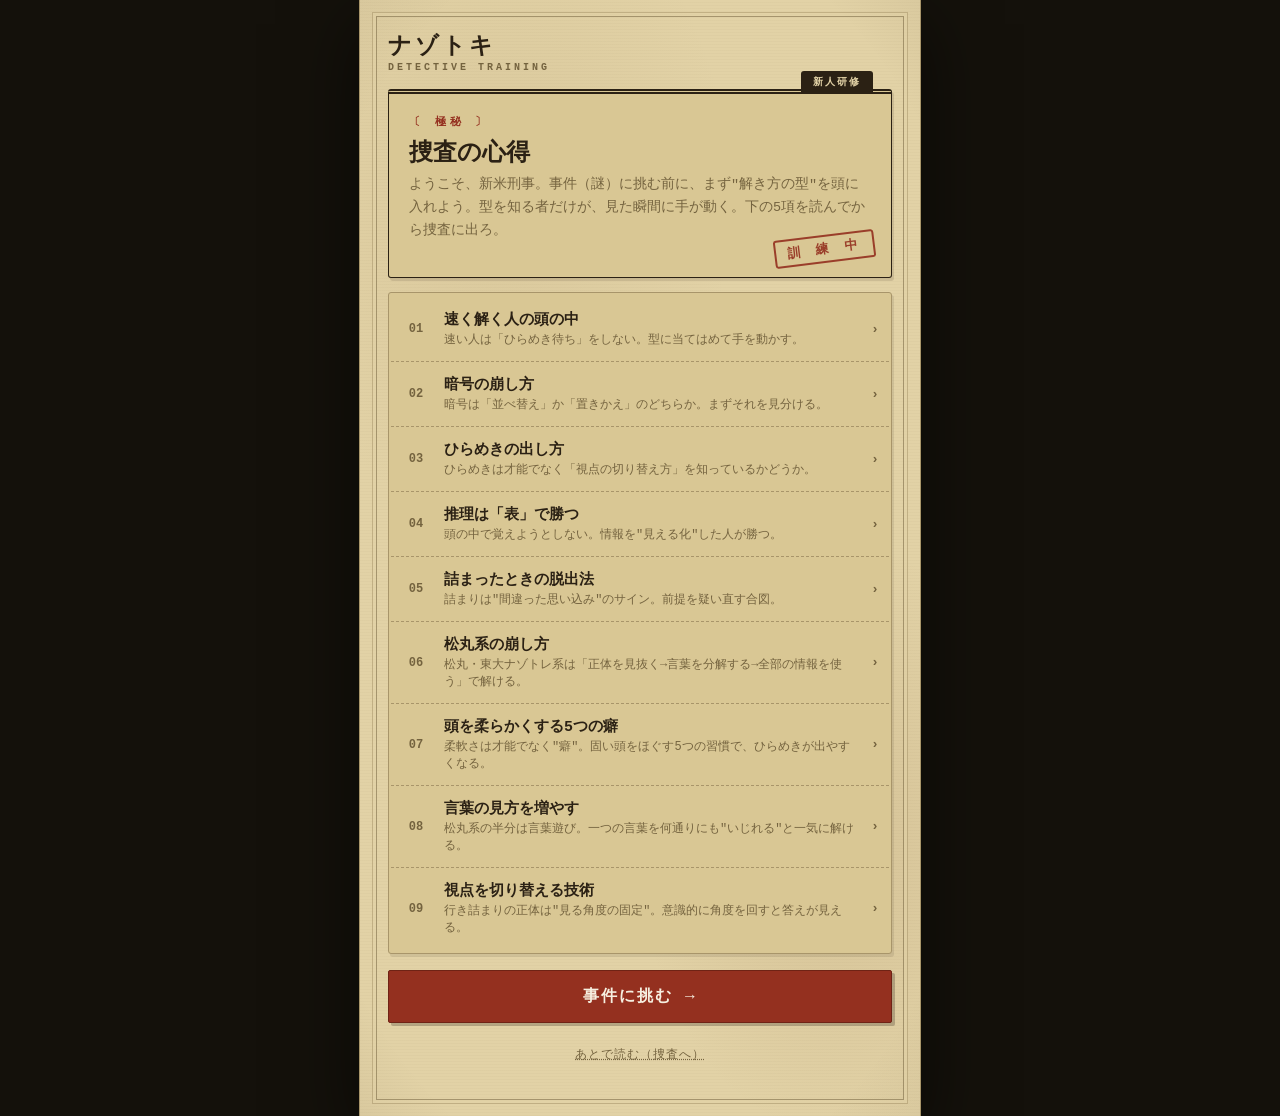
<file: index.html>
<!DOCTYPE html>
<html lang="ja">
<head>
  <meta charset="UTF-8" />
  <meta name="viewport" content="width=device-width, initial-scale=1.0, viewport-fit=cover, maximum-scale=1.0, user-scalable=no" />
  <meta name="theme-color" content="#1c1813" />
  <meta name="apple-mobile-web-app-capable" content="yes" />
  <meta name="apple-mobile-web-app-status-bar-style" content="black" />
  <meta name="apple-mobile-web-app-title" content="ナゾトキ" />
  <title>ナゾトキ — ひらめき・暗号・推理</title>
  <link rel="manifest" href="./manifest.webmanifest" />
  <link rel="apple-touch-icon" href="./icon.svg" />
  <link rel="icon" href="./icon.svg" type="image/svg+xml" />
  <link rel="stylesheet" href="./styles.css" />
</head>
<body>
  <div id="app" class="app"></div>
  <script type="module" src="./app.js"></script>
</body>
</html>
</file>
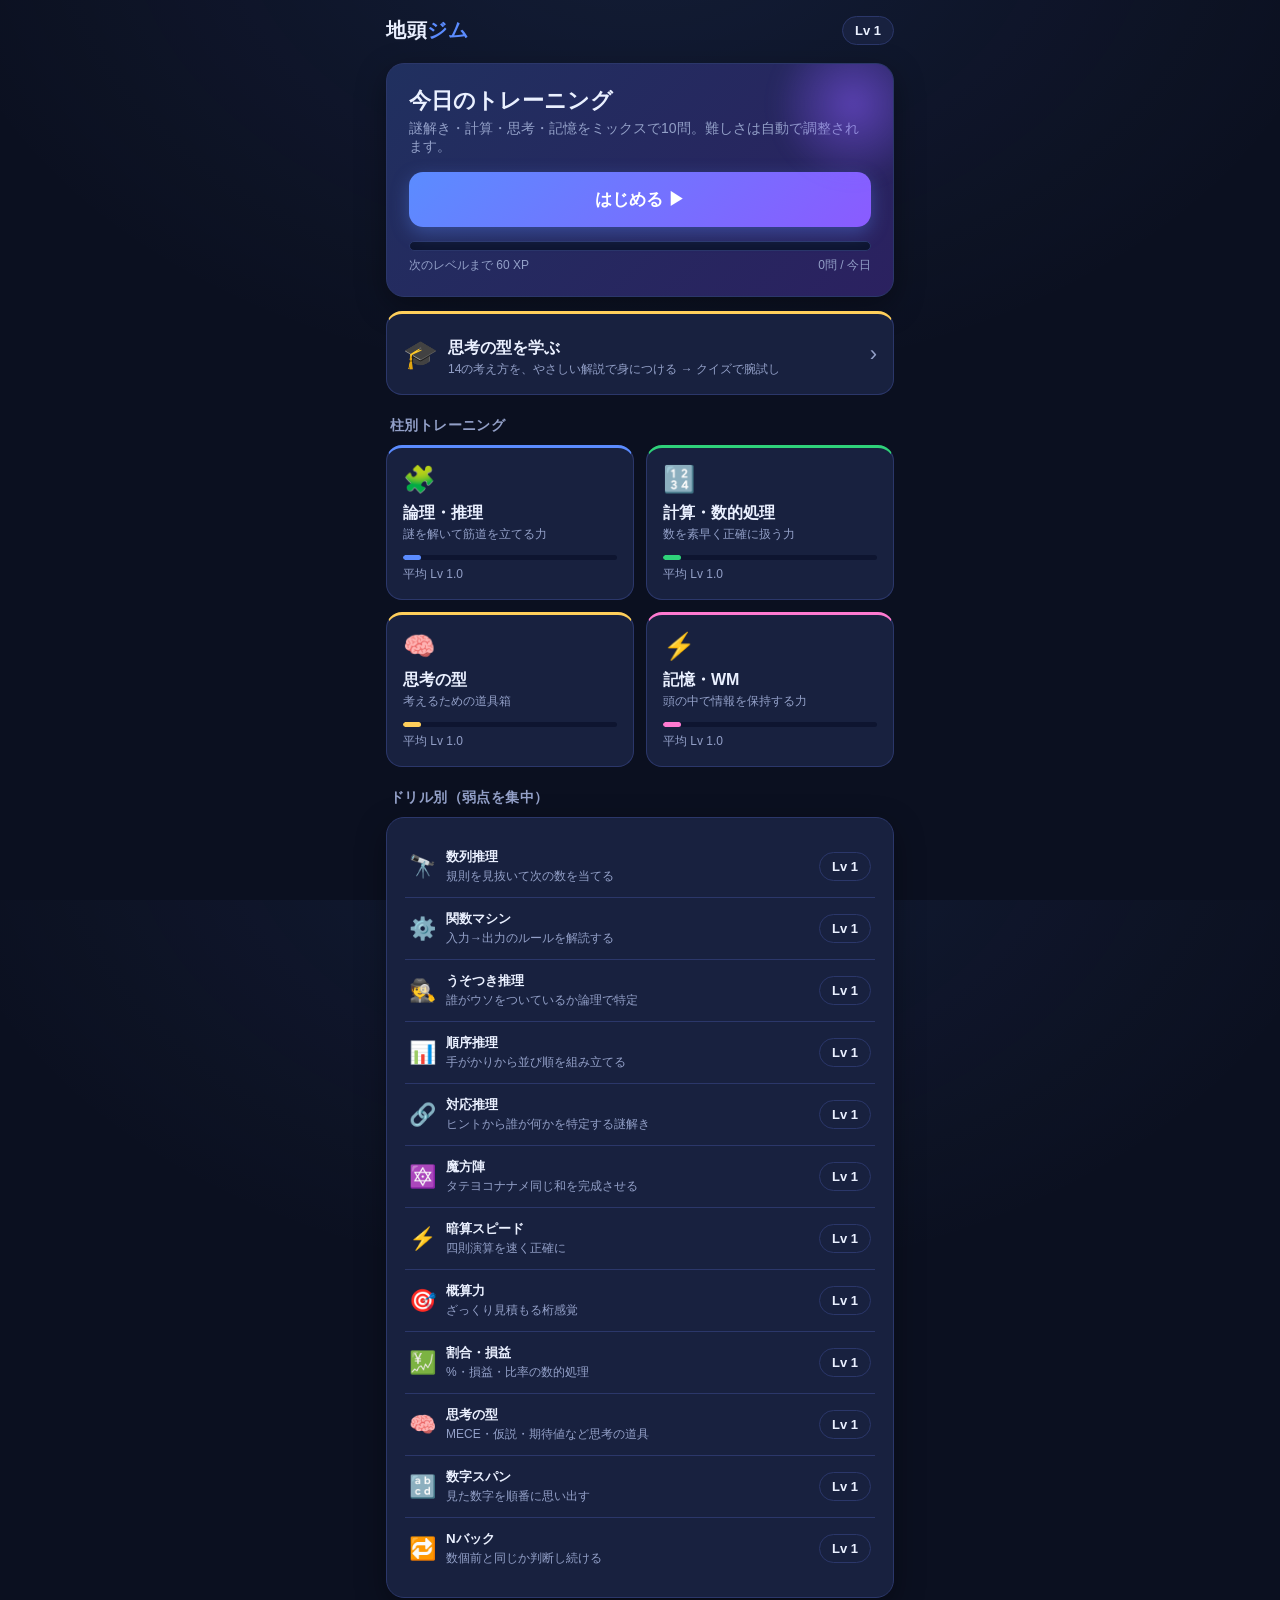
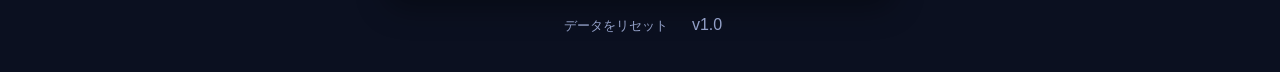
<file: legacy_jigatama/index.html>
<!DOCTYPE html>
<html lang="ja">
<head>
  <meta charset="UTF-8" />
  <meta name="viewport" content="width=device-width, initial-scale=1.0, viewport-fit=cover, maximum-scale=1.0, user-scalable=no" />
  <meta name="theme-color" content="#0b1020" />
  <meta name="apple-mobile-web-app-capable" content="yes" />
  <meta name="apple-mobile-web-app-status-bar-style" content="black-translucent" />
  <meta name="apple-mobile-web-app-title" content="地頭ジム" />
  <title>地頭ジム — 考える力を鍛える</title>
  <link rel="manifest" href="./manifest.webmanifest" />
  <link rel="apple-touch-icon" href="./icon.svg" />
  <link rel="icon" href="./icon.svg" type="image/svg+xml" />
  <link rel="stylesheet" href="./styles.css" />
</head>
<body>
  <div id="app" class="app"></div>
  <script type="module" src="./app.js"></script>
</body>
</html>
</file>
<file: styles.css>
/* ナゾトキ — 古典・迷宮入り。色あせた羊皮紙・額縁・古インク・蝋封 */
:root {
  --desk: #14110b;
  --paper: #e2d2a6;
  --paper2: #d9c794;
  --paperin: #cdb983;
  --ink: #2b2114;
  --ink2: #74633f;
  --line: #a8956a;
  --line2: #bcaa7e;
  --stamp: #94301f;
  --stamp-d: #6f2315;
  --navy: #324b52;
  --green: #4d5d2f;
  --mono: "Courier New", ui-monospace, Menlo, monospace;
  --head: "Hiragino Mincho ProN", "YuMincho", "Yu Mincho", "MS PMincho", "Times New Roman", serif;
}

* { box-sizing: border-box; -webkit-tap-highlight-color: transparent; }
html, body { margin: 0; padding: 0; min-height: 100%; }
body {
  font-family: var(--mono);
  color: var(--ink);
  background: var(--desk);
  -webkit-font-smoothing: antialiased;
  user-select: none;
}
.app {
  position: relative;
  max-width: 560px;
  margin: 0 auto;
  min-height: 100vh;
  padding: max(30px, env(safe-area-inset-top)) 28px max(34px, env(safe-area-inset-bottom)) 28px;
  display: flex; flex-direction: column;
  color: var(--ink);
  background-color: var(--paper);
  background-image:
    repeating-linear-gradient(0deg, rgba(70,50,20,.025) 0 1px, transparent 1px 3px),
    radial-gradient(70% 50% at 25% 18%, rgba(150,120,70,.10), transparent 60%),
    radial-gradient(60% 45% at 85% 75%, rgba(120,80,40,.12), transparent 60%),
    radial-gradient(130% 110% at 50% 50%, transparent 52%, rgba(50,32,12,.30) 100%);
  box-shadow: 0 0 0 1px var(--line), 0 24px 70px rgba(0,0,0,.6);
}
/* 古典的な二重額縁 */
.app::before {
  content: ''; position: absolute; left: 12px; right: 12px; top: 12px; bottom: 12px;
  border: 1px solid var(--line); box-shadow: inset 0 0 0 3px var(--paper), inset 0 0 0 4px var(--ink2);
  pointer-events: none; opacity: .55;
}
.app > * { position: relative; z-index: 1; }

/* generic */
.row { display: flex; align-items: center; gap: 10px; }
.col { display: flex; flex-direction: column; }
.spacer { flex: 1; }
.muted { color: var(--ink2); }
.center { text-align: center; }
button { font-family: inherit; cursor: pointer; border: none; color: inherit; }
hr.rule { border: none; border-top: 1px solid var(--line); margin: 16px 0; }
hr.dbl { border: none; border-top: 3px double var(--line); margin: 18px 0; }

/* buttons */
.btn {
  background: var(--stamp); color: #f6efe0; font-weight: 800; font-size: 16px;
  letter-spacing: 2px; padding: 15px 18px; width: 100%; border-radius: 2px;
  border: 1px solid var(--stamp-d); box-shadow: 3px 3px 0 rgba(40,30,20,.25);
  transition: transform .06s, box-shadow .06s; font-family: var(--mono);
}
.btn:active { transform: translate(2px,2px); box-shadow: 1px 1px 0 rgba(40,30,20,.25); }
.btn.ink { background: var(--ink); border-color: #000; color: var(--paper); }
.btn.ghost { background: transparent; color: var(--ink); border: 1px solid var(--ink); box-shadow: none; font-weight: 700; }
.btn.line { background: transparent; color: var(--ink2); border: 1px dashed var(--line); box-shadow: none; font-weight: 700; letter-spacing: 1px; }

.iconbtn {
  min-width: 42px; height: 40px; padding: 0 14px; border-radius: 2px;
  display: inline-flex; align-items: center; justify-content: center; gap: 4px;
  background: var(--paper2); border: 1px solid var(--ink); font-size: 15px; font-weight: 800;
  font-family: var(--mono); letter-spacing: 1px;
}
.iconbtn:active { background: var(--paperin); }

/* rubber stamp */
.stamp {
  display: inline-block; color: var(--stamp); border: 2.5px double var(--stamp);
  padding: 3px 11px; border-radius: 3px; font-weight: 800; letter-spacing: 4px; font-size: 13px;
  transform: rotate(-7deg); opacity: .9; font-family: var(--mono); white-space: nowrap;
}
.stamp.green { color: var(--green); border-color: var(--green); }
.stamp.flat { transform: none; }

/* header / case file */
.topbar { display: flex; align-items: center; gap: 12px; margin-bottom: 16px; min-height: 42px; }
.brand { font-family: var(--head); font-size: 23px; font-weight: 900; letter-spacing: 3px; }
.brand .sub { font-family: var(--mono); font-size: 10px; letter-spacing: 3px; color: var(--ink2); display: block; margin-top: 1px; }
.chip {
  background: transparent; border: 1px solid var(--ink); padding: 5px 11px; border-radius: 2px;
  font-size: 12px; font-weight: 800; letter-spacing: 1px; display: flex; align-items: center; gap: 6px;
}

/* paper card */
.card, .glass {
  background: var(--paper2); border: 1px solid var(--line);
  border-radius: 3px; padding: 18px; box-shadow: 2px 3px 0 rgba(40,30,20,.10);
}
.card + .card { margin-top: 14px; }

/* case header (hero) */
.hero {
  position: relative; padding: 20px; background: var(--paper2);
  border: 1px solid var(--ink); border-top: 5px double var(--ink); border-radius: 3px;
  box-shadow: 2px 3px 0 rgba(40,30,20,.12);
}
.hero .filetab {
  position: absolute; top: -1px; right: 18px; transform: translateY(-100%);
  background: var(--ink); color: var(--paper); font-size: 10px; letter-spacing: 2px;
  padding: 4px 12px; border-radius: 3px 3px 0 0; font-weight: 800;
}
.hero .eyebrow { font-size: 11px; letter-spacing: 4px; color: var(--stamp); font-weight: 800; }
.hero h1 { font-family: var(--head); margin: 8px 0 6px; font-size: 24px; font-weight: 900; line-height: 1.3; }
.hero p { margin: 0 0 14px; color: var(--ink2); font-size: 13.5px; line-height: 1.7; }
.hero .stamppos { position: absolute; right: 16px; bottom: 14px; }

/* rank bar */
.rankwrap { margin-top: 14px; border-top: 1px dashed var(--line); padding-top: 12px; }
.ranktop { display: flex; justify-content: space-between; align-items: baseline; font-size: 12px; }
.ranktop .now { font-family: var(--head); font-size: 17px; font-weight: 900; letter-spacing: 2px; }
.rankbar { height: 8px; background: var(--paperin); border: 1px solid var(--line); border-radius: 1px; overflow: hidden; margin-top: 7px; }
.rankbar > i { display: block; height: 100%; background: var(--stamp); }

/* record stats */
.records { display: flex; gap: 10px; margin-top: 14px; }
.records .r { flex: 1; text-align: center; border: 1px solid var(--line); border-radius: 2px; padding: 9px 4px; background: var(--paperin); }
.records .r .v { font-size: 22px; font-weight: 900; font-family: var(--head); }
.records .r .k { font-size: 10px; color: var(--ink2); letter-spacing: 1px; margin-top: 1px; }

/* section label */
.section-title {
  font-family: var(--head); font-size: 13px; color: var(--ink); font-weight: 900;
  letter-spacing: 4px; margin: 26px 4px 12px; display: flex; align-items: center; gap: 12px;
}
.section-title::before { content: '❧'; color: var(--stamp); font-size: 15px; }
.section-title::after { content: ''; flex: 1; border-top: 1px solid var(--line); margin-left: 4px; }

/* nav card (genre / menu) */
.navcard {
  display: flex; align-items: center; gap: 14px; padding: 16px; width: 100%; text-align: left;
  margin-bottom: 11px; background: var(--paper2); border: 1px solid var(--line);
  border-left: 4px solid var(--ink); border-radius: 3px; box-shadow: 2px 3px 0 rgba(40,30,20,.10);
  transition: transform .06s, box-shadow .06s;
}
.navcard:active { transform: translate(2px,2px); box-shadow: 1px 1px 0 rgba(40,30,20,.10); }
.navcard .idx {
  width: 46px; height: 46px; flex: none; display: grid; place-items: center; border: 2px solid var(--ink);
  border-radius: 3px; font-family: var(--head); font-size: 22px; font-weight: 900; background: var(--paperin);
}
.navcard .t { font-family: var(--head); font-size: 18px; font-weight: 900; letter-spacing: 1px; }
.navcard .d { font-size: 12px; color: var(--ink2); margin-top: 3px; line-height: 1.5; }
.navcard .prog { font-size: 11px; color: var(--stamp); font-weight: 800; letter-spacing: 1px; margin-top: 5px; }
.navcard .arrow { color: var(--ink2); font-size: 20px; font-weight: 800; }
.navcard.accent { border-left-color: var(--stamp); }
.navcard.accent .idx { border-color: var(--stamp); color: var(--stamp); }

/* list (curated puzzles / techniques) */
.plist { padding: 4px 2px; }
.prow {
  display: flex; align-items: center; gap: 13px; padding: 13px 10px; width: 100%; text-align: left;
  border-bottom: 1px dashed var(--line); background: transparent;
}
.prow:last-child { border-bottom: none; }
.prow:active { background: rgba(120,90,50,.06); }
.prow .no { font-family: var(--mono); font-size: 12px; color: var(--ink2); width: 30px; text-align: center; font-weight: 800; }
.prow .check { color: var(--green); font-weight: 900; }
.prow .t { font-weight: 700; font-size: 15px; }
.prow .d { font-size: 12px; color: var(--ink2); margin-top: 2px; }
.diff { color: var(--stamp); letter-spacing: 1px; font-size: 12px; }

/* puzzle */
.puz { flex: 1; display: flex; flex-direction: column; }
.puzmeta { display: flex; align-items: center; gap: 9px; margin: 4px 2px 14px; flex-wrap: wrap; }
.pill {
  font-size: 11px; font-weight: 800; padding: 4px 11px; border-radius: 2px; letter-spacing: 1px;
  border: 1px solid currentColor;
}
.pill.hirameki { color: #9a6a1e; }
.pill.cipher { color: var(--navy); }
.pill.deduction { color: var(--stamp); }

.question { font-family: var(--head); font-size: 21px; font-weight: 700; line-height: 1.7; margin: 6px 2px 10px; }
.question b { color: #000; border-bottom: 2px solid var(--stamp); padding-bottom: 1px; }

.cipher {
  font-family: var(--mono); font-size: 28px; letter-spacing: 7px; text-align: center; font-weight: 800;
  margin: 16px 0; padding: 18px 12px; border-radius: 2px; color: var(--ink);
  background: var(--paperin); border: 1px dashed var(--ink2);
}
.clues { margin: 14px 0; padding: 0; list-style: none; }
.clues li {
  background: var(--paperin); border: 1px solid var(--line); border-left: 3px solid var(--stamp);
  padding: 10px 13px; border-radius: 2px; margin-bottom: 7px; font-size: 14.5px; font-family: var(--mono);
}
.clues li::before { content: '▸ '; color: var(--stamp); font-weight: 800; }

/* choices イ・ロ・ハ */
.choices { display: grid; gap: 10px; margin-top: 8px; }
.choice {
  display: flex; align-items: center; gap: 12px; background: var(--paper2); border: 1px solid var(--ink);
  color: var(--ink); padding: 15px 16px; border-radius: 2px; font-size: 16px; font-weight: 600; text-align: left;
  line-height: 1.5; transition: transform .05s, background .12s; font-family: var(--mono);
}
.choice .mk { font-family: var(--head); font-weight: 900; font-size: 16px; width: 22px; flex: none; text-align: center; }
.choice:active { transform: translateX(2px); }
.choice.correct { background: rgba(58,107,65,.16); border-color: var(--green); }
.choice.correct .mk { color: var(--green); }
.choice.wrong { background: rgba(178,58,44,.12); border-color: var(--stamp); text-decoration: line-through; opacity: .85; }
.choice.dim { opacity: .4; }

/* input */
.inrow { display: flex; gap: 10px; }
.txtin {
  flex: 1; font-size: 21px; font-weight: 700; text-align: center; color: var(--ink); font-family: var(--mono);
  background: var(--paperin); border: 1px solid var(--ink); border-radius: 2px; padding: 13px; outline: none;
}
.txtin::placeholder { color: var(--ink2); font-size: 15px; letter-spacing: 1px; }
.txtin:focus { border-color: var(--stamp); box-shadow: inset 0 -3px 0 rgba(178,58,44,.25); }

/* hints */
.hintwrap { margin: 16px 0; }
.hintbtn {
  width: 100%; background: transparent; border: 1px dashed var(--ink2); color: var(--ink);
  padding: 12px; border-radius: 2px; font-weight: 800; font-size: 13.5px; letter-spacing: 1px; font-family: var(--mono);
}
.hint {
  background: var(--paperin); border: 1px solid var(--line); border-left: 3px solid #9a6a1e;
  padding: 11px 13px; margin-top: 8px; font-size: 14px; line-height: 1.7; color: var(--ink); animation: fade .25s;
}
.hint b { color: #9a6a1e; }

/* feedback */
.feedback { margin-top: 18px; border-radius: 3px; padding: 18px; border: 1px solid var(--line); background: var(--paper2); animation: pop .25s; }
.feedback.ok { border: 2px solid var(--green); }
.feedback.ng { border: 2px solid var(--stamp); }
.feedback .ft { font-family: var(--head); font-weight: 900; font-size: 18px; margin-bottom: 8px; letter-spacing: 1px; }
.feedback.ok .ft { color: var(--green); }
.feedback.ng .ft { color: var(--stamp); }
.feedback .fe { font-size: 14px; color: var(--ink); line-height: 1.8; }

/* speed */
.timer { height: 12px; border: 1px solid var(--ink); border-radius: 1px; background: var(--paperin); overflow: hidden; margin: 4px 0 16px; }
.timer > i { display: block; height: 100%; background: repeating-linear-gradient(45deg, var(--stamp) 0 8px, var(--stamp-d) 8px 16px); transition: width .12s linear; }
.scorebig { font-family: var(--head); font-size: 60px; font-weight: 900; line-height: 1; text-align: center; }

/* technique reading */
.techhead { font-family: var(--head); font-size: 30px; font-weight: 900; }
.tblock { margin-top: 16px; }
.tblock .lbl { font-size: 11px; font-weight: 800; letter-spacing: 2px; margin-bottom: 8px; color: var(--stamp); }
.tblock ul { margin: 0; padding-left: 20px; line-height: 1.9; font-size: 15px; }
.tblock ul li { margin-bottom: 5px; }
.tblock ul li::marker { color: var(--stamp); }
.exbox { background: var(--paperin); border: 1px solid var(--line); border-left: 3px solid var(--navy); border-radius: 2px; padding: 13px; font-size: 14.5px; line-height: 1.8; }

/* briefing */
.brief-step { font-size: 11px; letter-spacing: 3px; color: var(--ink2); }

/* toast */
.toast {
  position: fixed; left: 50%; bottom: 30px; transform: translateX(-50%) translateY(20px);
  background: var(--ink); border: 1px solid #000; color: var(--paper); font-family: var(--mono);
  padding: 12px 20px; border-radius: 2px; font-weight: 800; font-size: 13.5px; letter-spacing: 1px;
  opacity: 0; transition: all .25s; z-index: 60; box-shadow: 3px 3px 0 rgba(0,0,0,.4);
}
.toast.show { opacity: 1; transform: translateX(-50%) translateY(0); }

/* burst */
.burst { position: fixed; inset: 0; pointer-events: none; z-index: 55; overflow: hidden; }
.burst i { position: absolute; top: 42%; left: 50%; width: 9px; height: 9px; animation: shoot .9s ease-out forwards; }
@keyframes shoot { 0% { transform: translate(0,0) scale(1); opacity: 1; } 100% { transform: translate(var(--dx), var(--dy)) rotate(280deg) scale(.3); opacity: 0; } }

@keyframes fade { from { opacity: 0; transform: translateY(8px); } to { opacity: 1; transform: none; } }
@keyframes pop { from { transform: scale(.94); opacity: .5; } to { transform: scale(1); opacity: 1; } }
.fade { animation: fade .26s ease; }
.bottomgap { height: 18px; }
.linkrow { display: flex; justify-content: center; gap: 20px; margin-top: 22px; }
.linkrow button { color: var(--ink2); font-size: 12px; background: none; letter-spacing: 1px; text-decoration: underline; text-decoration-style: dotted; }
</file>
<file: legacy_jigatama/styles.css>
:root {
  --bg: #0b1020;
  --bg2: #121a33;
  --card: #18213f;
  --card2: #1f2a4d;
  --line: #2b376a;
  --txt: #eaf0ff;
  --muted: #93a0c8;
  --accent: #5b8cff;
  --accent2: #8a5bff;
  --good: #2fd27a;
  --bad: #ff5b73;
  --warn: #ffcf5b;
  --logic: #5b8cff;
  --calc: #2fd27a;
  --framework: #ffcf5b;
  --memory: #ff7ad1;
  --radius: 18px;
  --shadow: 0 10px 30px rgba(0,0,0,.35);
}

* { box-sizing: border-box; -webkit-tap-highlight-color: transparent; }
html, body { margin: 0; padding: 0; height: 100%; }
body {
  font-family: -apple-system, BlinkMacSystemFont, "Hiragino Sans", "Segoe UI", Roboto, sans-serif;
  background: radial-gradient(1200px 800px at 50% -10%, rgba(91,140,255,.10) 0%, transparent 60%), var(--bg);
  color: var(--txt);
  -webkit-font-smoothing: antialiased;
  user-select: none;
}
.app {
  max-width: 540px;
  margin: 0 auto;
  min-height: 100%;
  padding: max(16px, env(safe-area-inset-top)) 16px max(24px, env(safe-area-inset-bottom)) 16px;
  display: flex;
  flex-direction: column;
}

/* ---------- generic ---------- */
.row { display: flex; align-items: center; gap: 10px; }
.col { display: flex; flex-direction: column; }
.spacer { flex: 1; }
.muted { color: var(--muted); }
.center { text-align: center; }
button { font-family: inherit; cursor: pointer; border: none; }

.btn {
  background: linear-gradient(135deg, var(--accent), var(--accent2));
  color: white; font-weight: 700; font-size: 17px;
  padding: 16px 20px; border-radius: 14px; width: 100%;
  box-shadow: 0 6px 18px rgba(91,140,255,.35);
  transition: transform .08s ease, filter .15s ease;
}
.btn:active { transform: scale(.97); filter: brightness(1.08); }
.btn.secondary { background: var(--card2); color: var(--txt); box-shadow: none; border: 1px solid var(--line); }
.btn.ghost { background: transparent; color: var(--muted); box-shadow: none; font-weight: 600; }

/* ---------- header ---------- */
.topbar { display: flex; align-items: center; gap: 12px; margin-bottom: 18px; }
.brand { font-size: 20px; font-weight: 800; letter-spacing: .5px; }
.brand .dot { color: var(--accent); }
.lvlchip {
  background: var(--card); border: 1px solid var(--line);
  padding: 6px 12px; border-radius: 999px; font-size: 13px; font-weight: 700;
  display: flex; align-items: center; gap: 6px;
}
.streak { color: var(--warn); }

/* ---------- cards ---------- */
.card {
  background: var(--card); border: 1px solid var(--line);
  border-radius: var(--radius); padding: 18px; box-shadow: var(--shadow);
}
.card + .card { margin-top: 14px; }

.hero {
  background: linear-gradient(135deg, #20305f, #2b2160);
  border: 1px solid var(--line);
  border-radius: var(--radius); padding: 22px; box-shadow: var(--shadow);
  position: relative; overflow: hidden;
}
.hero h1 { margin: 0 0 4px; font-size: 22px; }
.hero p { margin: 0 0 16px; color: var(--muted); font-size: 14px; }
.hero .glow {
  position: absolute; right: -40px; top: -40px; width: 160px; height: 160px;
  background: radial-gradient(circle, rgba(138,91,255,.5), transparent 70%); filter: blur(8px);
}

/* xp bar */
.xpwrap { margin-top: 14px; }
.xpbar { height: 10px; background: #0e1530; border-radius: 999px; overflow: hidden; border: 1px solid var(--line); }
.xpfill { height: 100%; background: linear-gradient(90deg, var(--accent), var(--accent2)); width: 0%; transition: width .6s cubic-bezier(.2,.8,.2,1); }
.xplabel { display: flex; justify-content: space-between; font-size: 12px; color: var(--muted); margin-top: 6px; }

/* pillar grid */
.section-title { font-size: 14px; color: var(--muted); font-weight: 700; margin: 22px 4px 10px; letter-spacing: .4px; }
.grid { display: grid; grid-template-columns: 1fr 1fr; gap: 12px; }
.tile {
  background: var(--card); border: 1px solid var(--line); border-radius: 16px;
  padding: 16px; text-align: left; color: var(--txt); position: relative; overflow: hidden;
  transition: transform .08s ease, border-color .15s;
}
.tile:active { transform: scale(.97); }
.tile .ic { font-size: 26px; }
.tile .name { font-weight: 800; font-size: 16px; margin-top: 8px; }
.tile .sub { font-size: 12px; color: var(--muted); margin-top: 2px; }
.tile .bar { height: 5px; border-radius: 999px; background: #0e1530; margin-top: 12px; overflow: hidden; }
.tile .bar > i { display: block; height: 100%; border-radius: 999px; }
.tile[data-p="logic"]    { border-top: 3px solid var(--logic); }
.tile[data-p="calc"]     { border-top: 3px solid var(--calc); }
.tile[data-p="framework"]{ border-top: 3px solid var(--framework); }
.tile[data-p="memory"]   { border-top: 3px solid var(--memory); }

/* ---------- session / round ---------- */
.sess { flex: 1; display: flex; flex-direction: column; }
.sess-top { display: flex; align-items: center; gap: 12px; margin-bottom: 8px; }
.progressdots { display: flex; gap: 6px; flex: 1; }
.pdot { height: 6px; flex: 1; background: #0e1530; border-radius: 999px; overflow: hidden; }
.pdot > i { display: block; height: 100%; width: 0%; background: var(--accent); transition: width .3s; }
.pdot.done > i { width: 100%; }
.pdot.ok > i { background: var(--good); }
.pdot.ng > i { background: var(--bad); }

.timerbar { height: 6px; background: #0e1530; border-radius: 999px; overflow: hidden; margin: 6px 0 0; }
.timerbar > i { display: block; height: 100%; width: 100%; background: linear-gradient(90deg,var(--good),var(--warn)); transition: width .1s linear; }

.qmeta { display: flex; align-items: center; gap: 8px; margin: 18px 2px 6px; }
.pill { font-size: 11px; font-weight: 800; padding: 4px 10px; border-radius: 999px; letter-spacing: .3px; }
.pill.logic { background: rgba(91,140,255,.18); color: #aac2ff; }
.pill.calc { background: rgba(47,210,122,.18); color: #8ff0c0; }
.pill.framework { background: rgba(255,207,91,.18); color: #ffe19a; }
.pill.memory { background: rgba(255,122,209,.18); color: #ffbbe6; }
.qlevel { font-size: 11px; color: var(--muted); }

.prompt {
  font-size: 24px; font-weight: 700; line-height: 1.5; margin: 8px 2px 22px;
  min-height: 64px;
}
.prompt small { display:block; font-size: 14px; color: var(--muted); font-weight: 500; margin-top: 10px; }
.prompt .big { font-size: 40px; letter-spacing: 2px; }

.choices { display: grid; gap: 12px; }
.choice {
  background: var(--card); border: 1px solid var(--line); color: var(--txt);
  padding: 18px; border-radius: 14px; font-size: 18px; font-weight: 700; text-align: left;
  transition: transform .06s, border-color .15s, background .15s;
}
.choice:active { transform: scale(.98); }
.choice.correct { background: rgba(47,210,122,.16); border-color: var(--good); }
.choice.wrong { background: rgba(255,91,115,.16); border-color: var(--bad); }
.choice.dim { opacity: .45; }

.numpad { display: grid; grid-template-columns: repeat(3,1fr); gap: 10px; margin-top: 8px; }
.key {
  background: var(--card2); border: 1px solid var(--line); color: var(--txt);
  font-size: 24px; font-weight: 700; padding: 16px 0; border-radius: 12px;
}
.key:active { transform: scale(.95); background: var(--card); }
.key.wide { grid-column: span 1; }
.answerbox {
  font-size: 40px; font-weight: 800; text-align: center; letter-spacing: 2px;
  background: var(--card); border: 1px solid var(--line); border-radius: 14px;
  padding: 14px; margin-bottom: 12px; min-height: 64px; display:flex; align-items:center; justify-content:center;
}
.answerbox .cursor { color: var(--accent); animation: blink 1s steps(1) infinite; }
@keyframes blink { 50% { opacity: 0; } }

/* feedback */
.feedback { margin-top: 16px; border-radius: 14px; padding: 16px; border: 1px solid var(--line); }
.feedback.ok { background: rgba(47,210,122,.10); border-color: rgba(47,210,122,.4); }
.feedback.ng { background: rgba(255,91,115,.10); border-color: rgba(255,91,115,.4); }
.feedback .ftitle { font-weight: 800; font-size: 16px; margin-bottom: 6px; }
.feedback .fexp { font-size: 14px; color: var(--muted); line-height: 1.6; }

/* memory stimulus */
.stage {
  min-height: 240px; display: flex; align-items: center; justify-content: center;
  font-size: 72px; font-weight: 800; letter-spacing: 4px;
}
.stage.small { font-size: 40px; }
.nbackcell {
  width: 84px; height: 84px; border-radius: 16px; border: 2px solid var(--line);
  display:flex;align-items:center;justify-content:center;font-size:40px;font-weight:800;
}
.nbackcell.on { background: var(--accent); border-color: var(--accent); color:#fff; }

/* summary */
.statgrid { display: grid; grid-template-columns: 1fr 1fr; gap: 12px; margin: 16px 0; }
.stat { background: var(--card2); border:1px solid var(--line); border-radius: 14px; padding: 14px; text-align:center; }
.stat .v { font-size: 28px; font-weight: 800; }
.stat .k { font-size: 12px; color: var(--muted); margin-top: 2px; }
.levelup { color: var(--warn); font-weight: 800; }

.toast {
  position: fixed; left: 50%; bottom: 28px; transform: translateX(-50%) translateY(20px);
  background: var(--card2); border: 1px solid var(--line); color: var(--txt);
  padding: 12px 18px; border-radius: 999px; font-weight: 700; font-size: 14px;
  opacity: 0; transition: all .25s; z-index: 50; box-shadow: var(--shadow);
}
.toast.show { opacity: 1; transform: translateX(-50%) translateY(0); }

.fade { animation: fade .25s ease; }
@keyframes fade { from { opacity: 0; transform: translateY(8px); } to { opacity: 1; transform: none; } }
.pop { animation: pop .3s cubic-bezier(.2,1.4,.4,1); }
@keyframes pop { from { transform: scale(.9); opacity:.6 } to { transform: scale(1); opacity:1 } }

.bottomgap { height: 12px; }
.linkrow { display:flex; justify-content:center; gap:18px; margin-top: 18px; }
.linkrow a, .linkrow button { color: var(--muted); font-size: 13px; background:none; border:none; text-decoration: none; }
</file>
